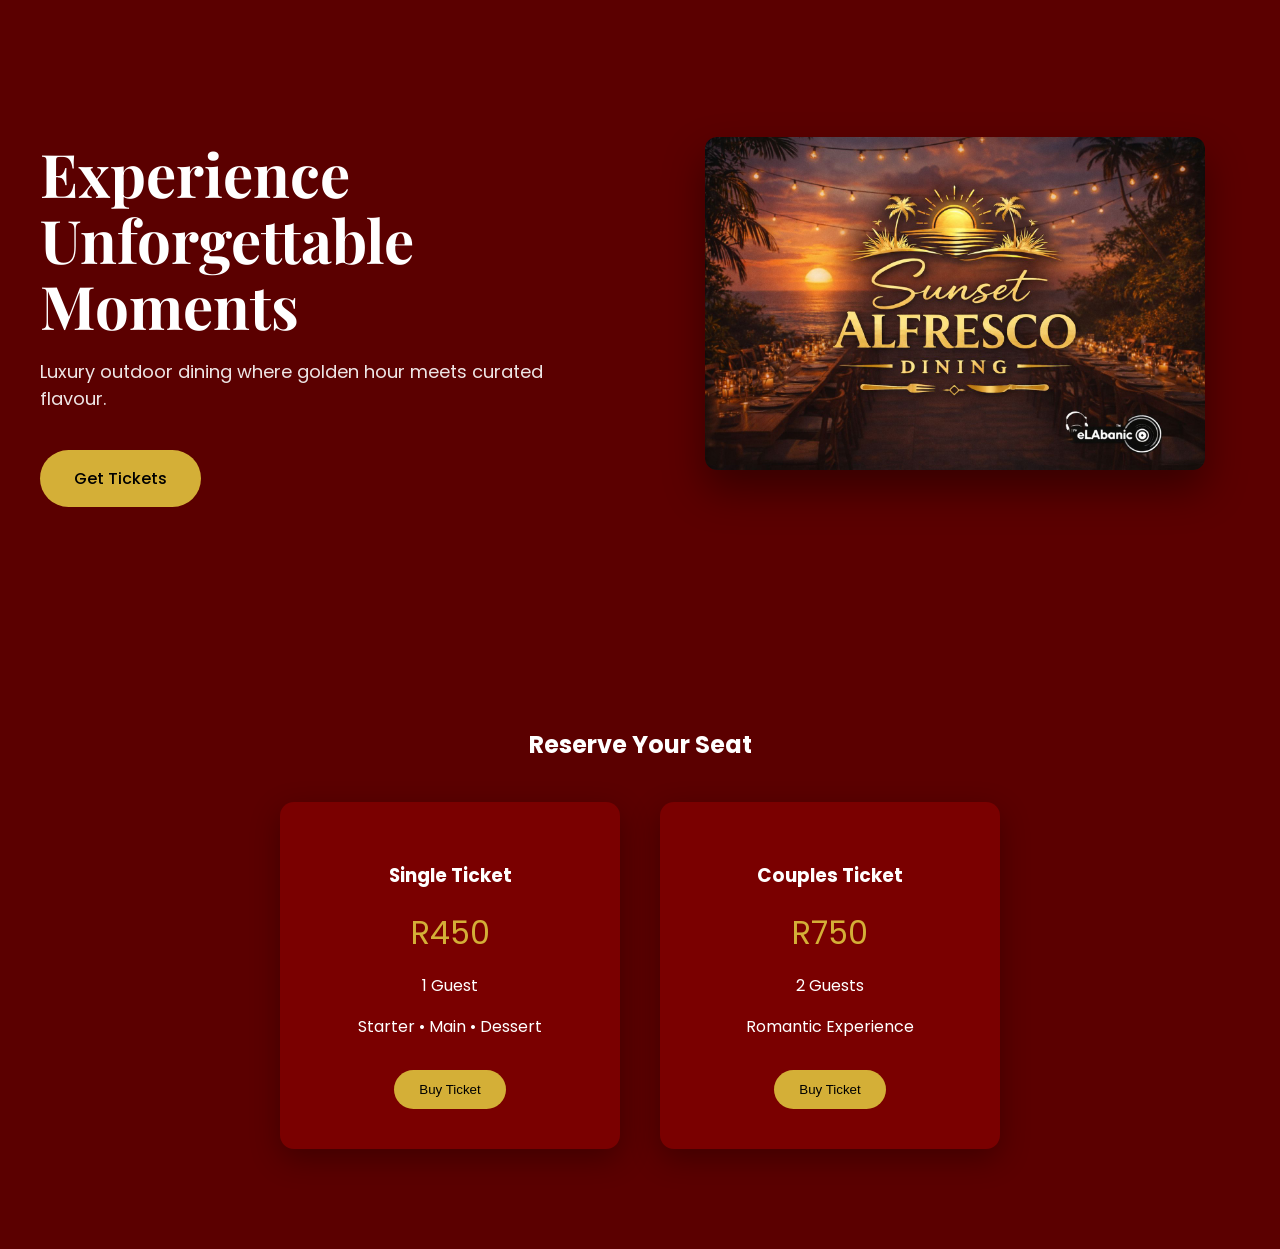
<file: index.html>
<!DOCTYPE html>
<html lang="en">
<head>
<meta charset="UTF-8">
<meta name="viewport" content="width=device-width, initial-scale=1.0">
<title>Sunset Alfresco Dining</title>

<link rel="stylesheet" href="style.css">

<link href="https://fonts.googleapis.com/css2?family=Playfair+Display:wght@600&family=Poppins:wght@300;400;500&display=swap" rel="stylesheet">

</head>

<body>

<header class="hero">

<div class="hero-text">

<h1>Experience Unforgettable Moments</h1>

<p>
Luxury outdoor dining where golden hour meets curated flavour.
</p>

<a href="#tickets" class="btn">Get Tickets</a>

</div>

<div class="hero-image">
<img src="poster.jpg" alt="Sunset Alfresco Dining Poster">
</div>

</header>


<section id="tickets" class="tickets">

<h2>Reserve Your Seat</h2>

<div class="ticket-grid">

<div class="ticket-card">

<h3>Single Ticket</h3>

<p class="price">R450</p>

<p>1 Guest</p>

<p>Starter • Main • Dessert</p>

<button onclick="buyTicket('single')">Buy Ticket</button>

</div>


<div class="ticket-card">

<h3>Couples Ticket</h3>

<p class="price">R750</p>

<p>2 Guests</p>

<p>Romantic Experience</p>

<button onclick="buyTicket('couple')">Buy Ticket</button>

</div>

</div>

</section>


<form id="payfast-form"
action="https://sandbox.payfast.co.za/eng/process"
method="post"
class="hidden">

<input type="hidden" name="merchant_id" value="10000100">
<input type="hidden" name="merchant_key" value="46f0cd694581a">

<input type="hidden" name="return_url" value="https://adolphmakhado.github.io/SUNSET-ALFRESCO-DINING/success.html">
<input type="hidden" name="cancel_url" value="https://adolphmakhado.github.io/SUNSET-ALFRESCO-DINING/cancel.html">

<input type="hidden"
name="notify_url"
value="https://sunset-backend-e16v.onrender.com/payfast/notify">

<input type="hidden" name="amount" id="amount">
<input type="hidden" name="item_name" id="item_name">

</form>

<script src="script.js"></script>

</body>
</html>
</file>
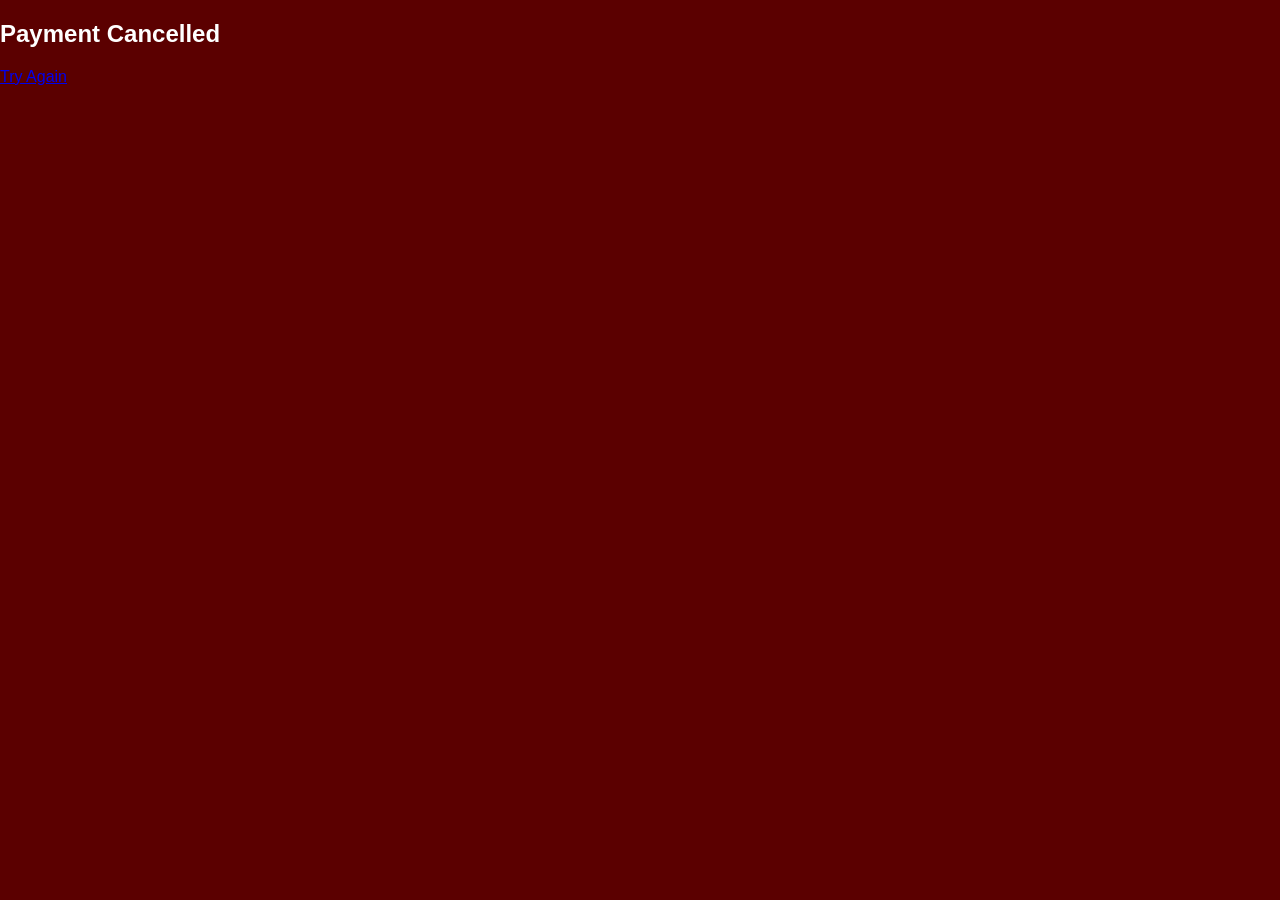
<file: cancel.html>
<!DOCTYPE html>
<html>
<head>
<title>Payment Cancelled</title>
<link rel="stylesheet" href="style.css">
</head>
<body>
<div class="checkout">
<h2>Payment Cancelled</h2>
<a href="index.html" class="btn-primary">Try Again</a>
</div>
</body>
</html>
</file>
<file: style.css>
body{
margin:0;
font-family:Poppins, sans-serif;
background:#5b0000;
color:white;
}

.hero{
display:flex;
align-items:center;
justify-content:space-between;
max-width:1200px;
margin:auto;
padding:100px 40px;
gap:60px;
}

.hero-text{
flex:1;
}

.hero-text h1{
font-size:60px;
line-height:1.1;
font-family:'Playfair Display', serif;
margin-bottom:20px;
}

.hero-text p{
font-size:18px;
opacity:.9;
}

.hero-image{
flex:1;
display:flex;
justify-content:center;
}

.hero-image img{
width:100%;
max-width:500px;
border-radius:12px;
box-shadow:0 20px 40px rgba(0,0,0,0.4);
}

.btn{
background:#D4AF37;
color:#000;
padding:16px 34px;
border-radius:40px;
text-decoration:none;
font-weight:500;
display:inline-block;
margin-top:20px;
transition:all .3s ease;
}

.btn:hover{
transform:translateY(-3px);
box-shadow:0 10px 20px rgba(0,0,0,0.3);
}

.tickets{
text-align:center;
padding:100px 20px;
}

.ticket-grid{
display:flex;
justify-content:center;
gap:40px;
flex-wrap:wrap;
margin-top:40px;
}

.ticket-card{
background:#7a0000;
padding:40px;
border-radius:14px;
width:260px;
box-shadow:0 10px 30px rgba(0,0,0,0.3);
}

.price{
font-size:32px;
color:#D4AF37;
margin:10px 0;
}

button{
background:#D4AF37;
border:none;
padding:12px 25px;
border-radius:25px;
cursor:pointer;
margin-top:15px;
font-weight:500;
}

.hidden{
display:none;
}

@media(max-width:900px){

.hero{
flex-direction:column;
text-align:center;
}

.hero-text h1{
font-size:42px;
}

.hero-image{
margin-top:40px;
}

}
</file>
